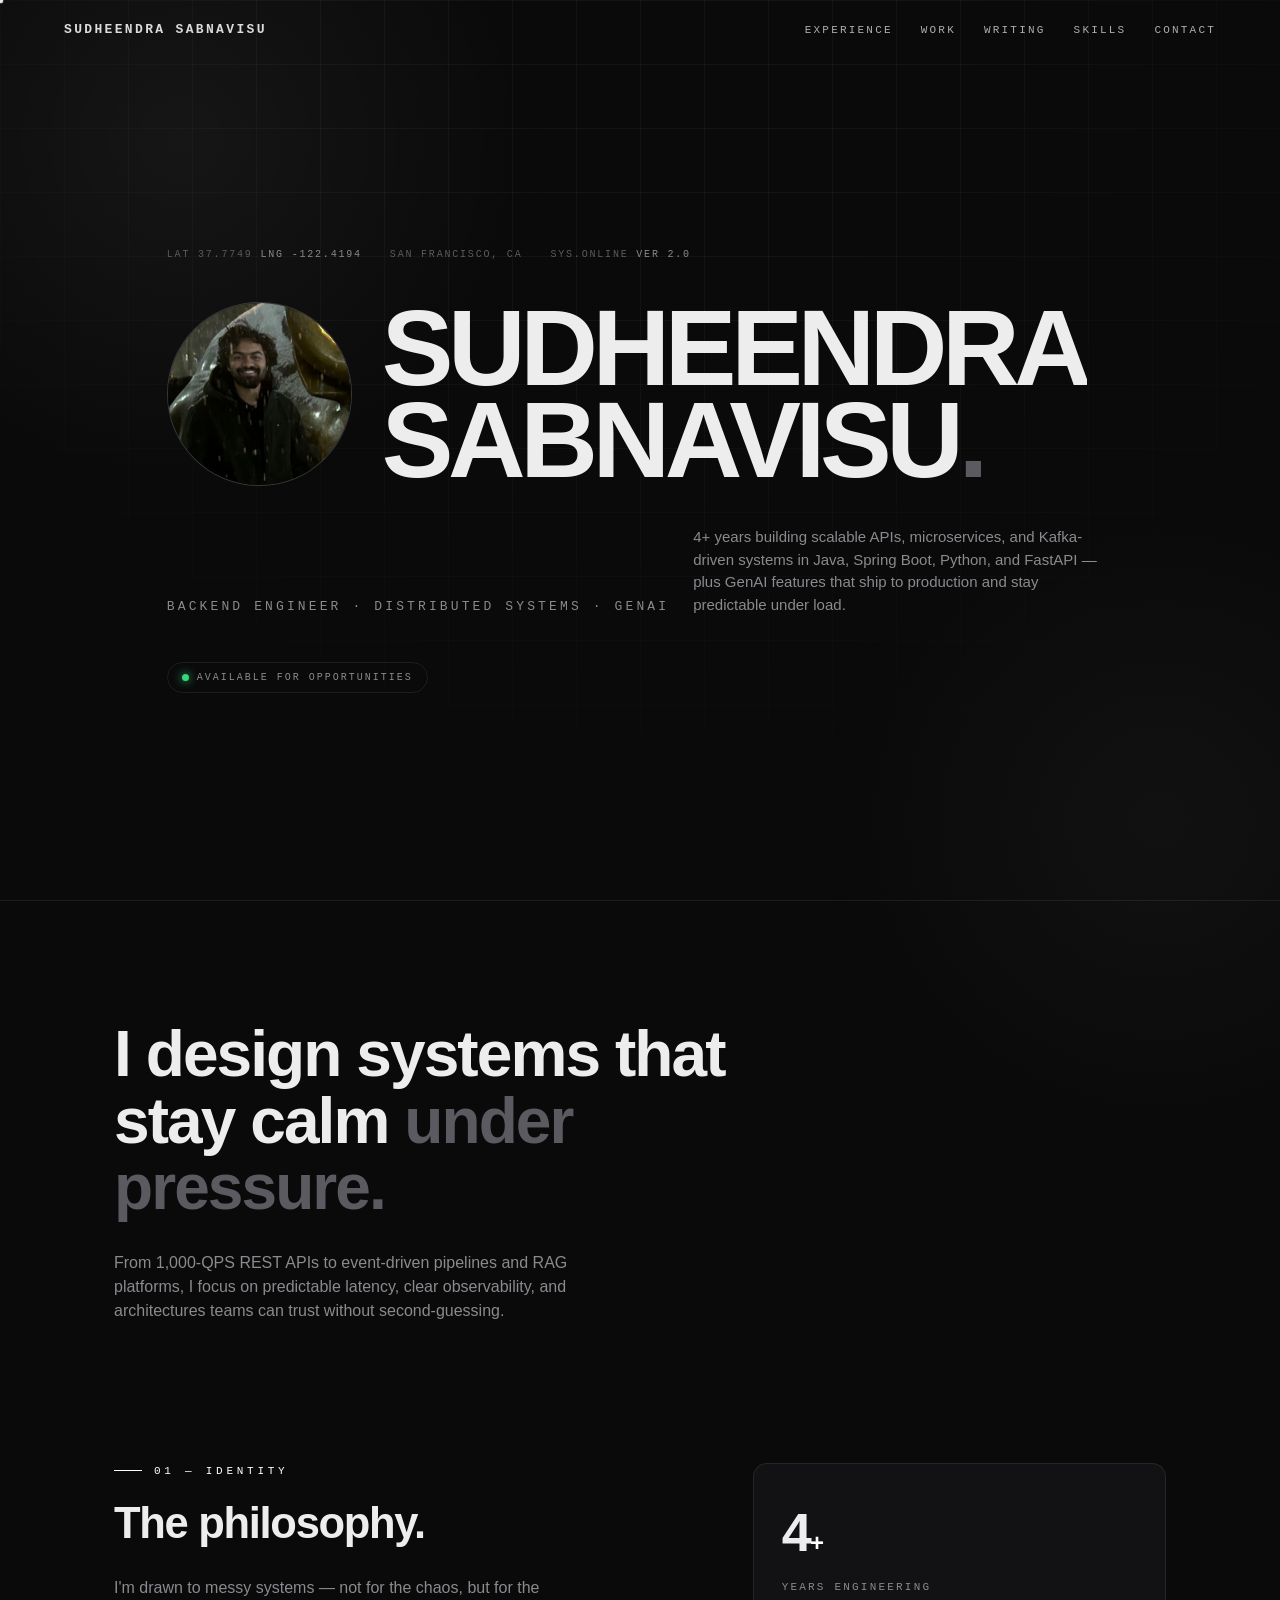
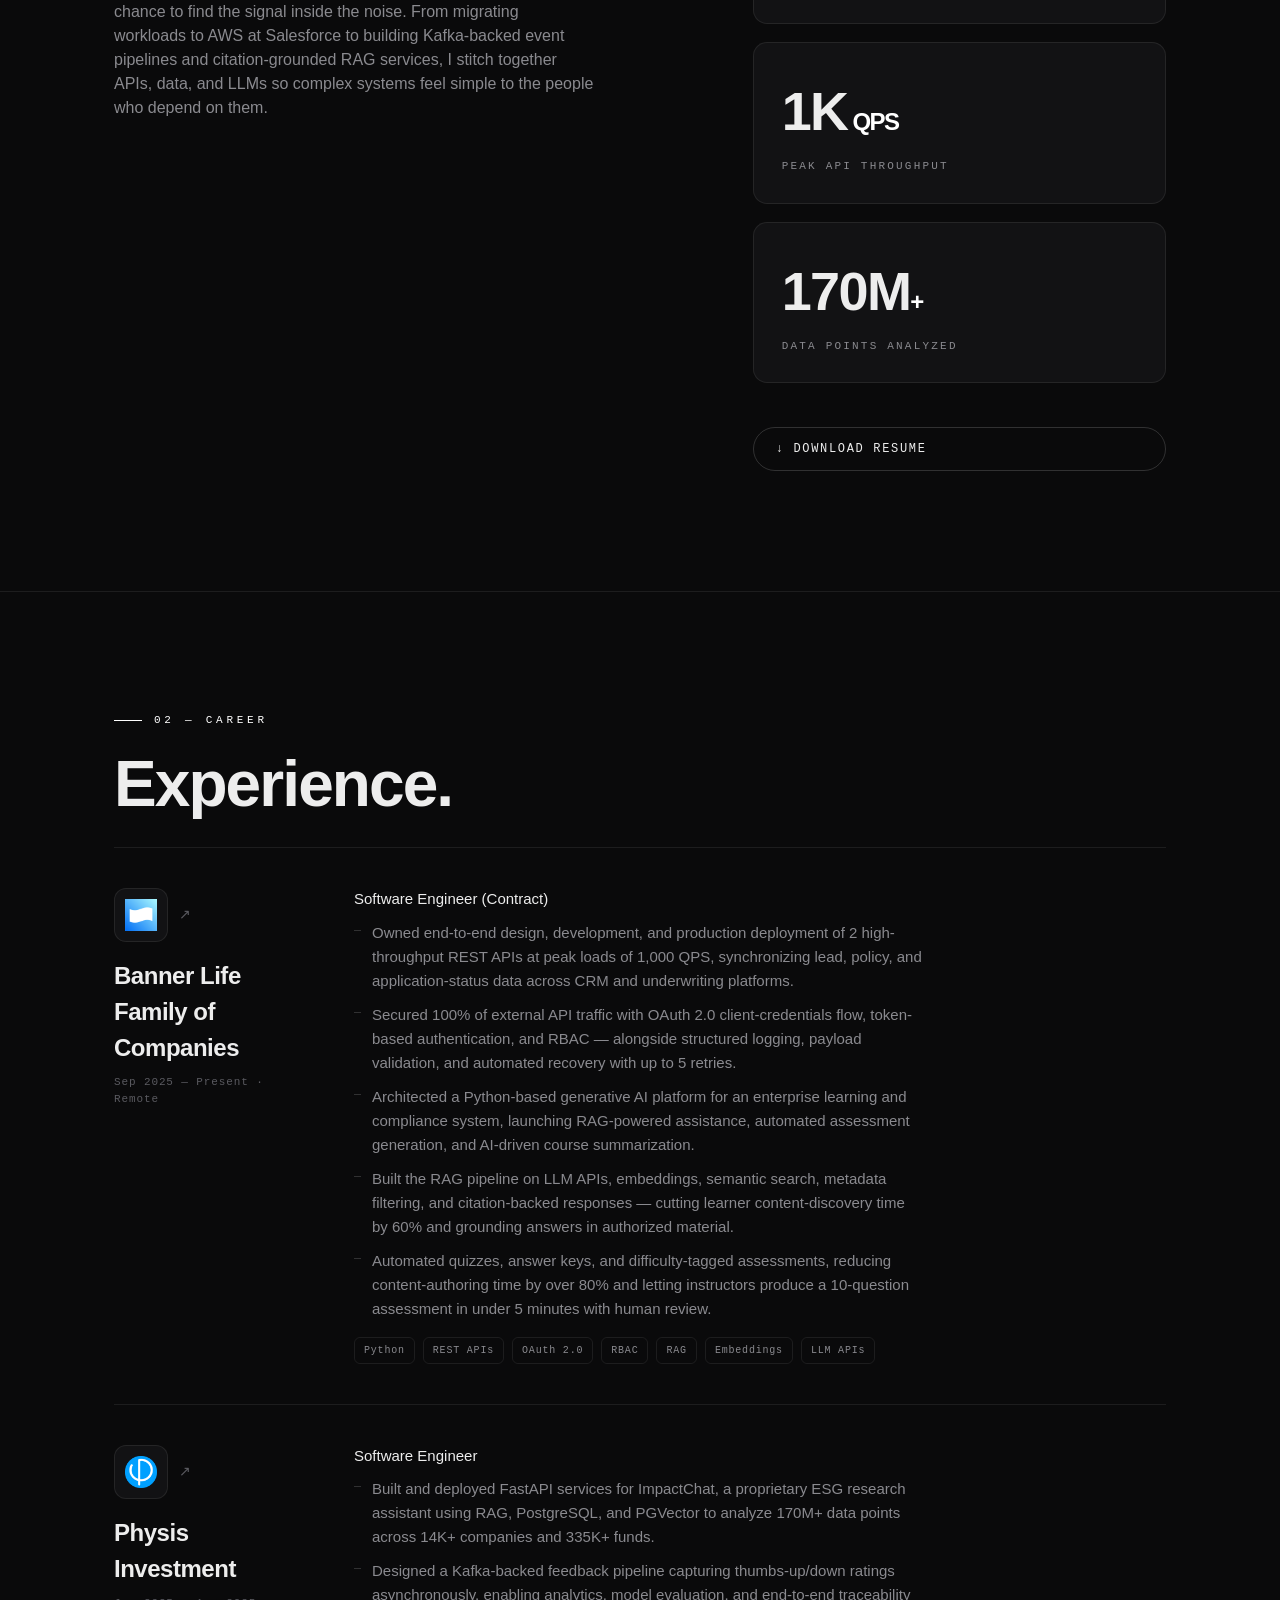
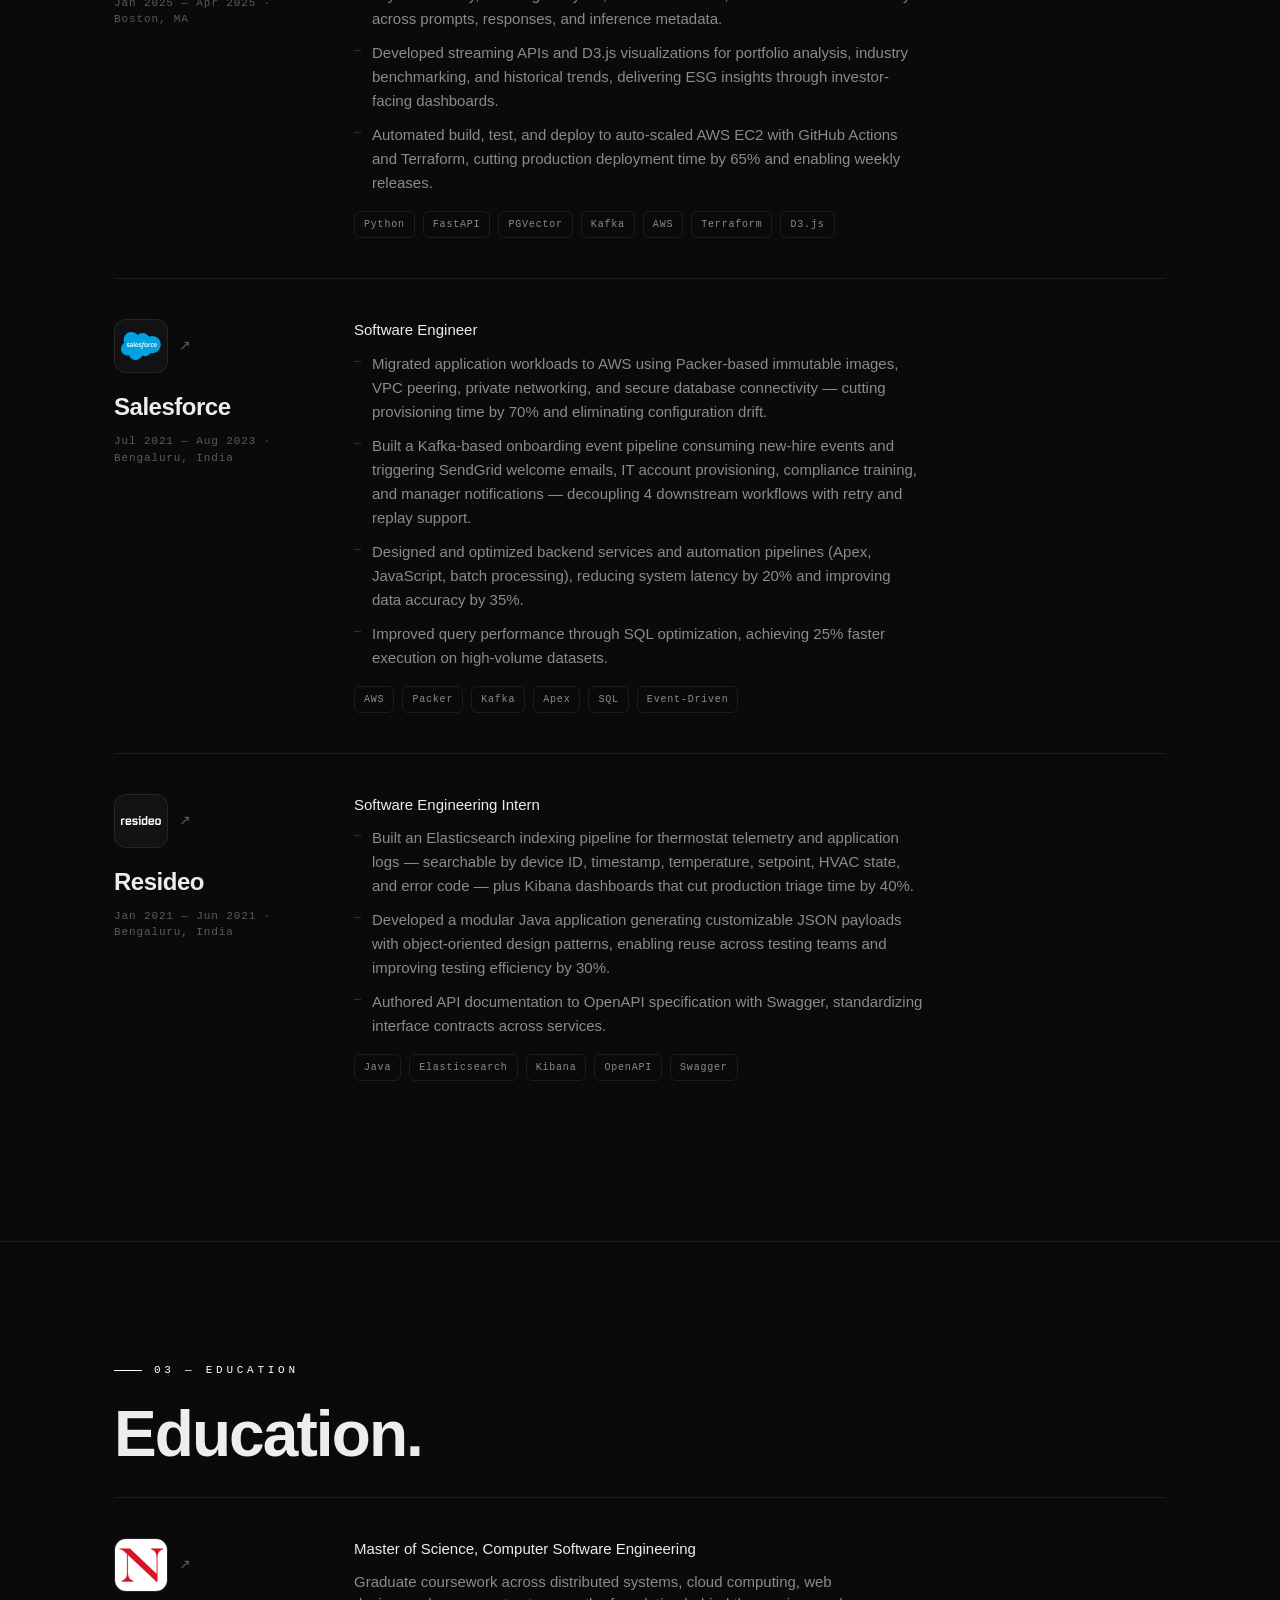
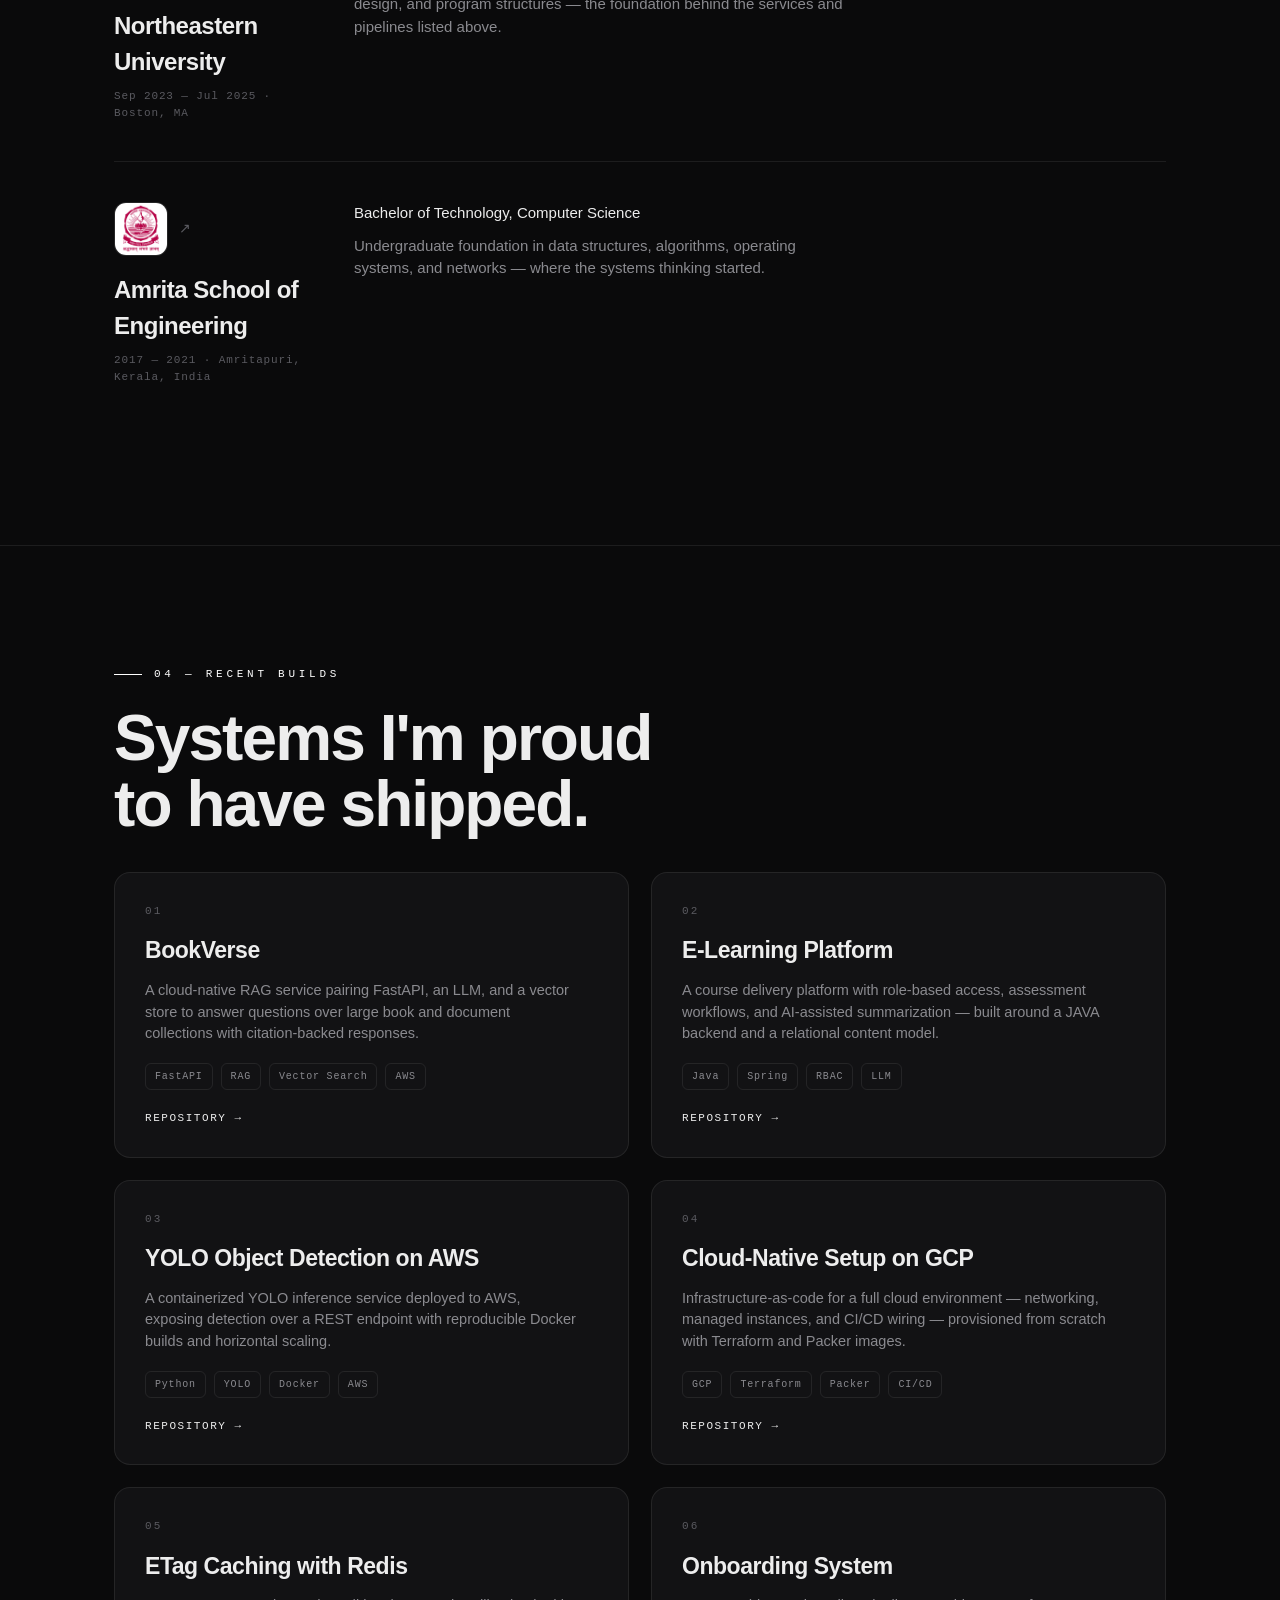
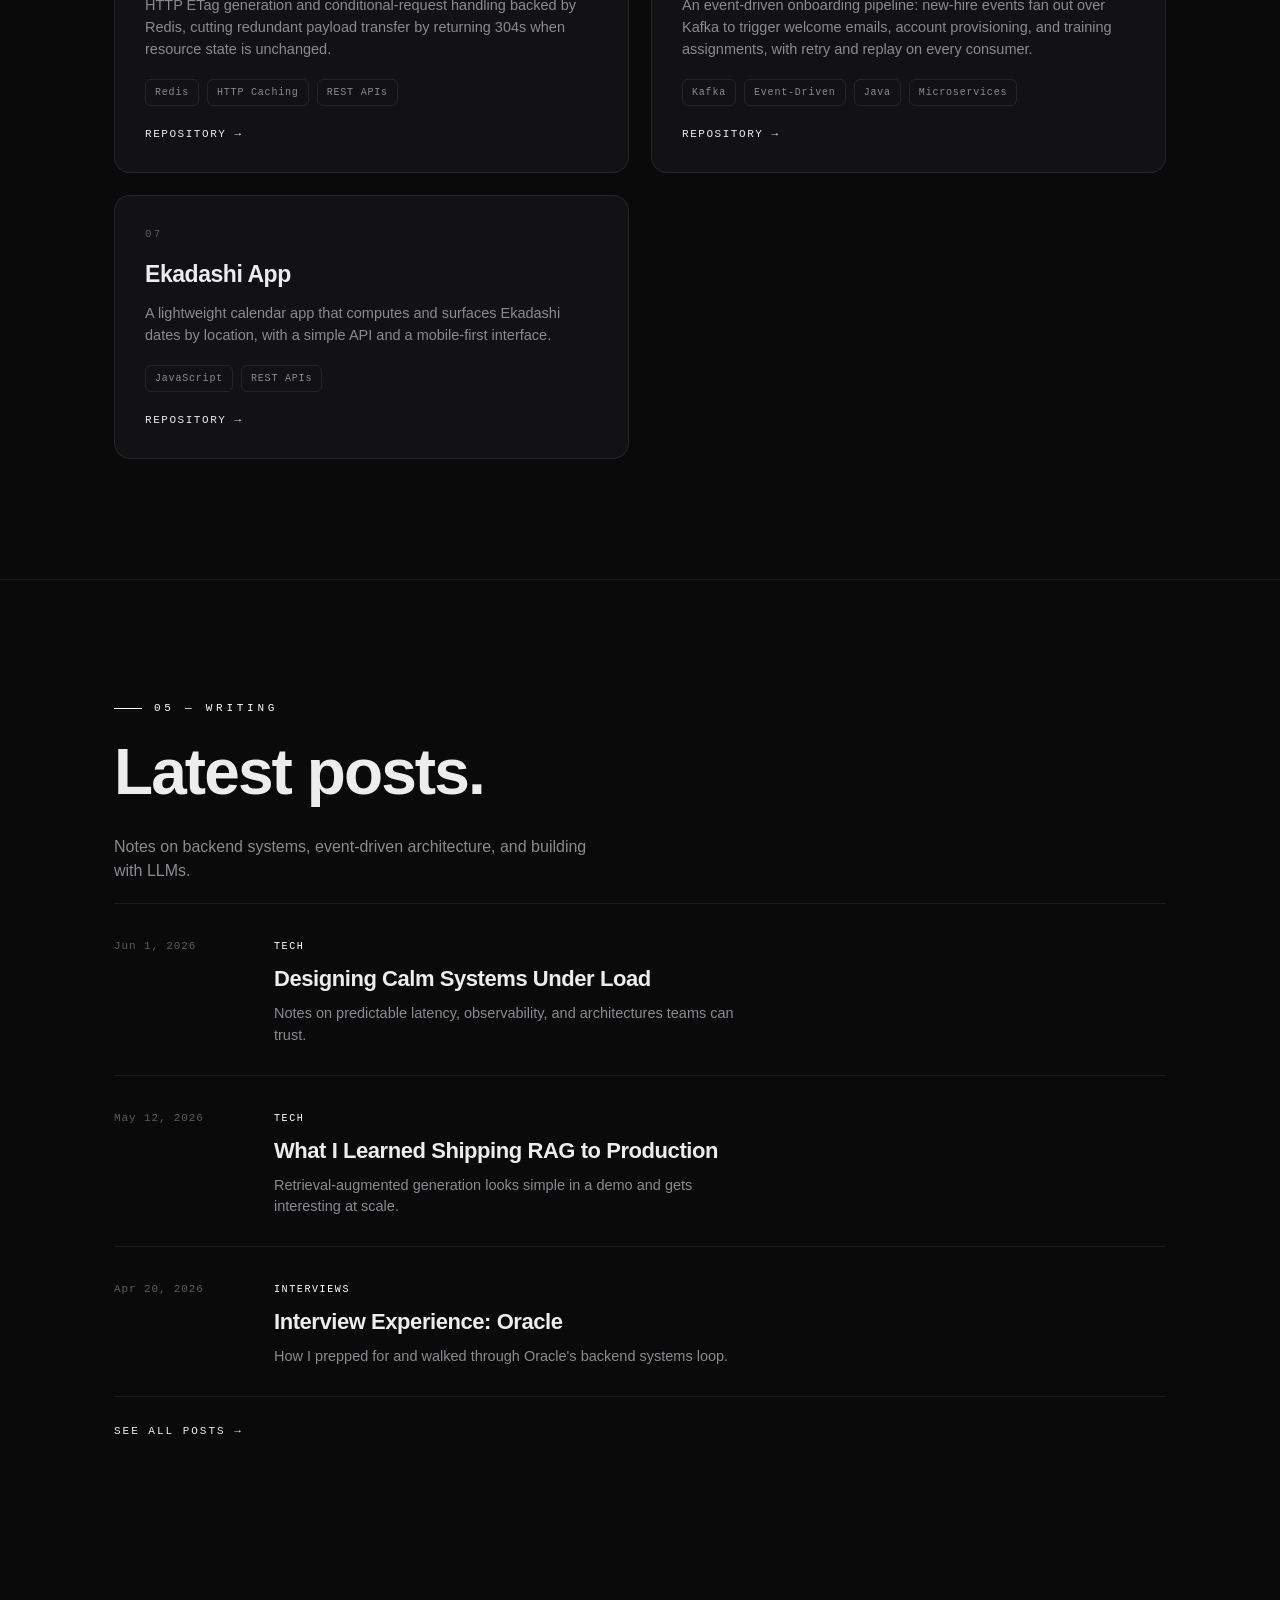
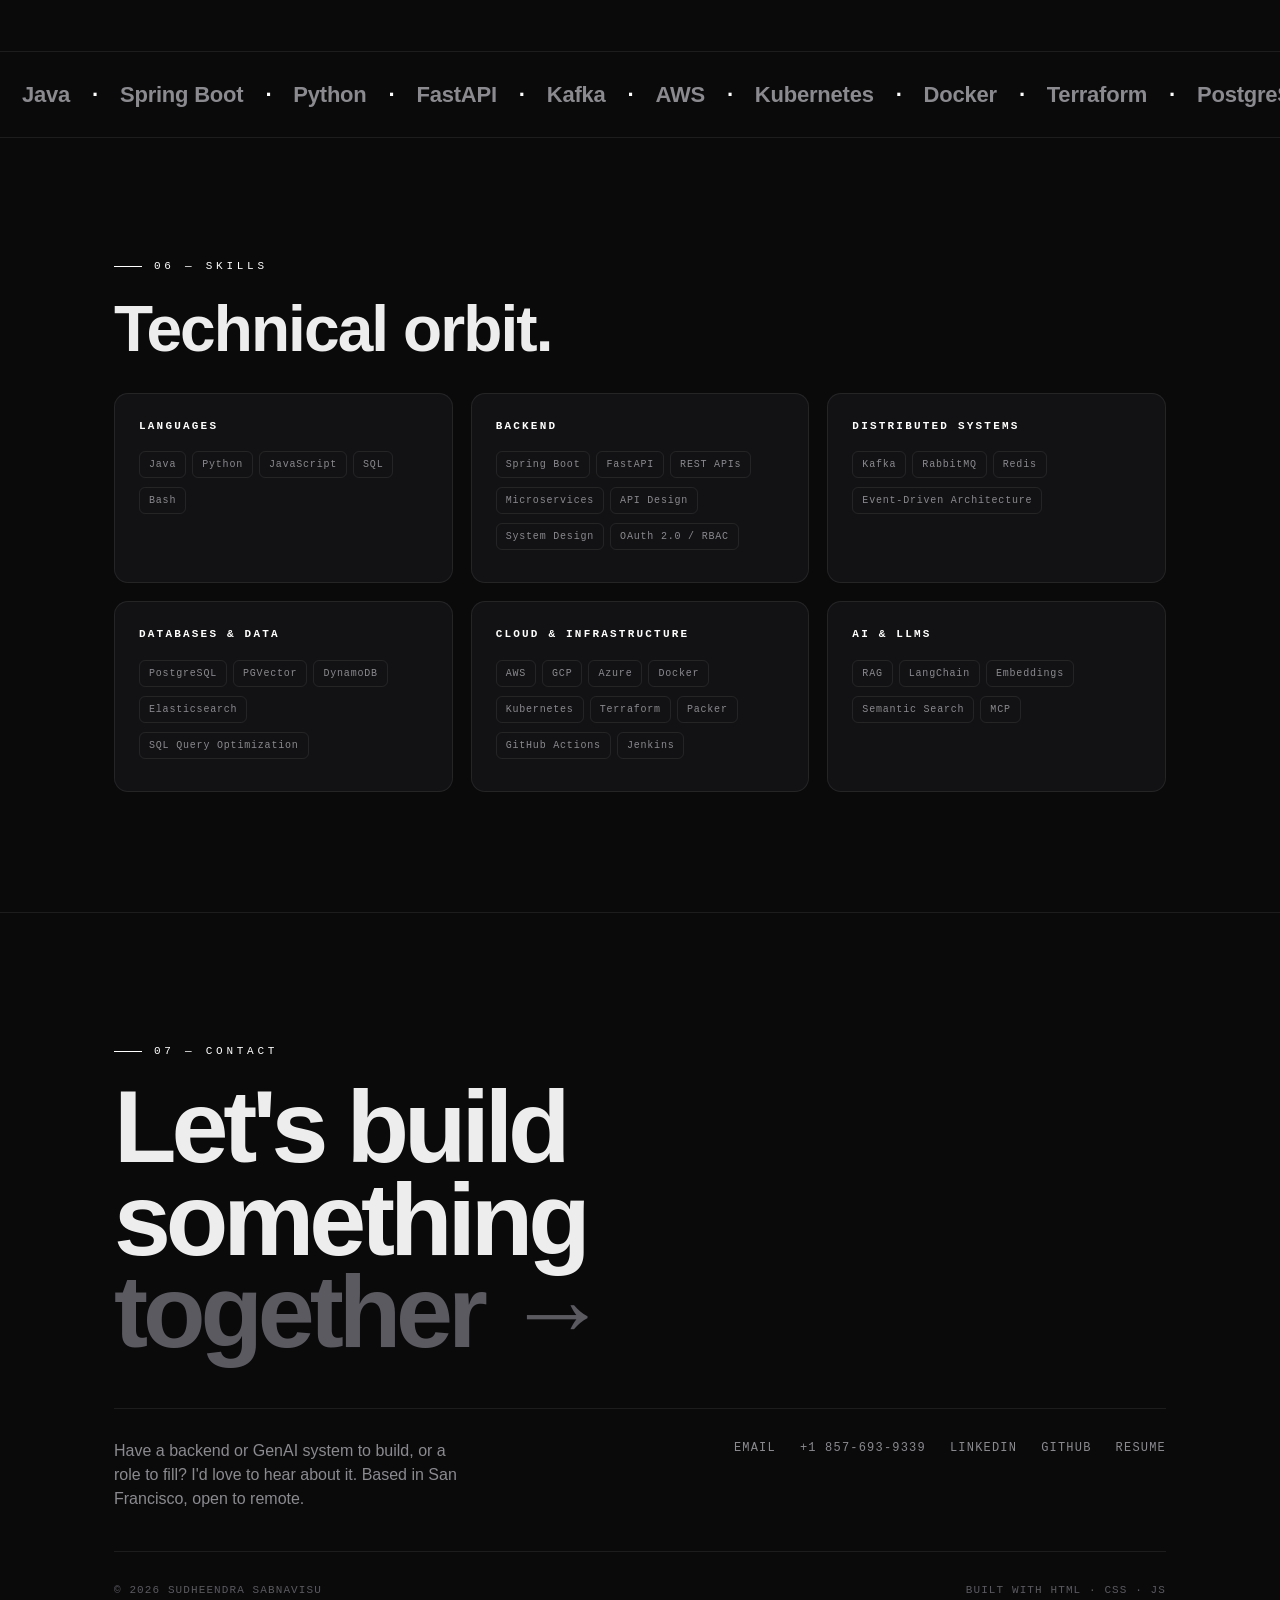
<file: index.html>
<!DOCTYPE html>
<html lang="en">

<head>
  <meta charset="UTF-8" />
  <meta name="viewport" content="width=device-width, initial-scale=1.0" />
  <title>Sudheendra Sabnavisu — Backend Software Engineer | Distributed Systems | GenAI</title>
  <meta name="description"
    content="Backend software engineer with 4+ years building scalable APIs, microservices, and event-driven systems in Java, Spring Boot, Python, and FastAPI — plus production GenAI features like RAG pipelines and vector search. MS in Computer Software Engineering, Northeastern University." />
  <link rel="stylesheet" href="styles.css" />
</head>

<body class="loading">

  <!-- Loader -->
  <div id="loader">
    <div class="loader-num"><span id="pct">0</span>%</div>
    <div class="loader-label">INITIALISING SYSTEMS</div>
    <div class="loader-bar"><span id="bar"></span></div>
  </div>

  <div class="bg-grid"></div>
  <div class="glow a"></div>
  <div class="glow b"></div>
  <div id="cursor"></div>

  <nav>
    <a class="brand" href="#hero">SUDHEENDRA SABNAVISU</a>
    <div class="nav-links">
      <a href="#experience">EXPERIENCE</a>
      <a href="#work">WORK</a>
      <a href="#writing">WRITING</a>
      <a href="#skills">SKILLS</a>
      <a href="#contact">CONTACT</a>
    </div>
    <button class="hamburger" id="hamburger" aria-label="Menu">
      <span></span><span></span><span></span>
    </button>
  </nav>

  <div class="mobile-nav" id="mobile-nav">
    <a href="#experience">EXPERIENCE</a>
    <a href="#work">WORK</a>
    <a href="#writing">WRITING</a>
    <a href="#skills">SKILLS</a>
    <a href="#contact">CONTACT</a>
  </div>

  <!-- HERO -->
  <section id="hero">
    <div class="wrap">
      <div class="hero-meta">
        <span>LAT 37.7749 <b>LNG -122.4194</b></span>
        <span>SAN FRANCISCO, CA</span>
        <span>SYS.ONLINE <b>VER 2.0</b></span>
      </div>
      <div class="hero-id">
        <div class="hero-photo">
          <img src="assets/hero-photo.jpg" alt="Sudheendra Sabnavisu" width="440" height="500" fetchpriority="high"
            decoding="async" />
        </div>
        <h1 class="hero-title">
          <span class="ln"><span>SUDHEENDRA</span></span>
          <span class="ln"><span>SABNAVISU<span class="dim">.</span></span></span>
        </h1>
      </div>
      <div class="hero-sub">
        <div class="hero-role">Backend Engineer · Distributed Systems · GenAI</div>
        <p class="hero-blurb">4+ years building scalable APIs, microservices, and Kafka-driven systems in Java, Spring
          Boot, Python, and FastAPI — plus GenAI features that ship to production and stay predictable under load.</p>
      </div>
      <div style="margin-top:46px"><span class="status-pill"><span class="dot"></span> AVAILABLE FOR
          OPPORTUNITIES</span></div>
    </div>
  </section>

  <!-- STATEMENT -->
  <section class="statement">
    <div class="wrap reveal">
      <h2>I design systems that stay calm <span class="mut">under pressure.</span></h2>
      <p>From 1,000-QPS REST APIs to event-driven pipelines and RAG platforms, I focus on predictable latency, clear
        observability, and architectures teams can trust without second-guessing.</p>
    </div>
  </section>

  <!-- PHILOSOPHY -->
  <section class="statement" id="about" style="border-top:none;padding-top:20px">
    <div class="wrap grid-2 reveal">
      <div>
        <div class="eyebrow">01 — Identity</div>
        <h2 style="font-size:clamp(26px,3.4vw,44px)">The philosophy.</h2>
        <p>I'm drawn to messy systems — not for the chaos, but for the chance to find the signal inside the noise. From
          migrating workloads to AWS at Salesforce to building Kafka-backed event pipelines and citation-grounded RAG
          services, I stitch together APIs, data, and LLMs so complex systems feel simple to the people who depend on
          them.</p>
      </div>
      <div style="display:flex;flex-direction:column;gap:18px">
        <div class="stat-card">
          <div class="stat-num">4<small>+</small></div>
          <div class="stat-label">Years Engineering</div>
        </div>
        <div class="stat-card">
          <div class="stat-num">1K<small> QPS</small></div>
          <div class="stat-label">Peak API Throughput</div>
        </div>
        <div class="stat-card">
          <div class="stat-num">170M<small>+</small></div>
          <div class="stat-label">Data Points Analyzed</div>
        </div>
        <a class="btn" href="Profile.pdf" download>↓ DOWNLOAD RESUME</a>
      </div>
    </div>
  </section>

  <!-- EXPERIENCE -->
  <section id="experience" class="statement">
    <div class="wrap">
      <div class="eyebrow reveal">02 — Career</div>
      <h2 class="reveal" style="margin-bottom:30px">Experience.</h2>

      <div class="exp-row reveal">
        <div>
          <a class="exp-id" href="https://www.bannerlife.com/" target="_blank" rel="noopener noreferrer">
            <div class="exp-logo-row">
              <div class="exp-logo" data-mark="BL">
                <img src="assets/logos/banner-life.png" alt="Banner Life Family of Companies logo" loading="lazy"
                  decoding="async" />
              </div>
              <span class="exp-ext" aria-hidden="true">↗</span>
            </div>
            <div class="exp-co">Banner Life Family of Companies</div>
          </a>
          <div class="exp-when">Sep 2025 — Present · Remote</div>
        </div>
        <div>
          <div class="exp-role">Software Engineer (Contract)</div>
          <ul class="exp-list">
            <li>Owned end-to-end design, development, and production deployment of 2 high-throughput REST APIs at peak
              loads of 1,000 QPS, synchronizing lead, policy, and application-status data across CRM and underwriting
              platforms.</li>
            <li>Secured 100% of external API traffic with OAuth 2.0 client-credentials flow, token-based authentication,
              and RBAC — alongside structured logging, payload validation, and automated recovery with up to 5 retries.
            </li>
            <li>Architected a Python-based generative AI platform for an enterprise learning and compliance system,
              launching RAG-powered assistance, automated assessment generation, and AI-driven course summarization.
            </li>
            <li>Built the RAG pipeline on LLM APIs, embeddings, semantic search, metadata filtering, and citation-backed
              responses — cutting learner content-discovery time by 60% and grounding answers in authorized material.
            </li>
            <li>Automated quizzes, answer keys, and difficulty-tagged assessments, reducing content-authoring time by
              over 80% and letting instructors produce a 10-question assessment in under 5 minutes with human review.
            </li>
          </ul>
          <div class="tags"><span class="tag">Python</span><span class="tag">REST APIs</span><span class="tag">OAuth
              2.0</span><span class="tag">RBAC</span><span class="tag">RAG</span><span
              class="tag">Embeddings</span><span class="tag">LLM APIs</span></div>
        </div>
      </div>

      <div class="exp-row reveal">
        <div>
          <a class="exp-id" href="https://physisinvestment.com/" target="_blank" rel="noopener noreferrer">
            <div class="exp-logo-row">
              <div class="exp-logo" data-mark="PI">
                <img src="assets/logos/physis-investment.png" alt="Physis Investment logo" loading="lazy"
                  decoding="async" />
              </div>
              <span class="exp-ext" aria-hidden="true">↗</span>
            </div>
            <div class="exp-co">Physis Investment</div>
          </a>
          <div class="exp-when">Jan 2025 — Apr 2025 · Boston, MA</div>
        </div>
        <div>
          <div class="exp-role">Software Engineer</div>
          <ul class="exp-list">
            <li>Built and deployed FastAPI services for ImpactChat, a proprietary ESG research assistant using RAG,
              PostgreSQL, and PGVector to analyze 170M+ data points across 14K+ companies and 335K+ funds.</li>
            <li>Designed a Kafka-backed feedback pipeline capturing thumbs-up/down ratings asynchronously, enabling
              analytics, model evaluation, and end-to-end traceability across prompts, responses, and inference
              metadata.
            </li>
            <li>Developed streaming APIs and D3.js visualizations for portfolio analysis, industry benchmarking, and
              historical trends, delivering ESG insights through investor-facing dashboards.</li>
            <li>Automated build, test, and deploy to auto-scaled AWS EC2 with GitHub Actions and Terraform, cutting
              production deployment time by 65% and enabling weekly releases.</li>
          </ul>
          <div class="tags"><span class="tag">Python</span><span class="tag">FastAPI</span><span
              class="tag">PGVector</span><span class="tag">Kafka</span><span class="tag">AWS</span><span
              class="tag">Terraform</span><span class="tag">D3.js</span></div>
        </div>
      </div>

      <div class="exp-row reveal">
        <div>
          <a class="exp-id" href="https://www.salesforce.com/" target="_blank" rel="noopener noreferrer">
            <div class="exp-logo-row">
              <div class="exp-logo wide" data-mark="SF">
                <img src="assets/logos/salesforce.svg" alt="Salesforce logo" loading="lazy" decoding="async" />
              </div>
              <span class="exp-ext" aria-hidden="true">↗</span>
            </div>
            <div class="exp-co">Salesforce</div>
          </a>
          <div class="exp-when">Jul 2021 — Aug 2023 · Bengaluru, India</div>
        </div>
        <div>
          <div class="exp-role">Software Engineer</div>
          <ul class="exp-list">
            <li>Migrated application workloads to AWS using Packer-based immutable images, VPC peering, private
              networking, and secure database connectivity — cutting provisioning time by 70% and eliminating
              configuration drift.</li>
            <li>Built a Kafka-based onboarding event pipeline consuming new-hire events and triggering SendGrid welcome
              emails, IT account provisioning, compliance training, and manager notifications — decoupling 4 downstream
              workflows with retry and replay support.</li>
            <li>Designed and optimized backend services and automation pipelines (Apex, JavaScript, batch processing),
              reducing system latency by 20% and improving data accuracy by 35%.</li>
            <li>Improved query performance through SQL optimization, achieving 25% faster execution on high-volume
              datasets.</li>
          </ul>
          <div class="tags"><span class="tag">AWS</span><span class="tag">Packer</span><span
              class="tag">Kafka</span><span class="tag">Apex</span><span class="tag">SQL</span><span
              class="tag">Event-Driven</span></div>
        </div>
      </div>

      <div class="exp-row reveal">
        <div>
          <a class="exp-id" href="https://www.resideo.com/" target="_blank" rel="noopener noreferrer">
            <div class="exp-logo-row">
              <div class="exp-logo wide" data-mark="RS">
                <img src="assets/logos/resideo.svg" alt="Resideo logo" loading="lazy" decoding="async" />
              </div>
              <span class="exp-ext" aria-hidden="true">↗</span>
            </div>
            <div class="exp-co">Resideo</div>
          </a>
          <div class="exp-when">Jan 2021 — Jun 2021 · Bengaluru, India</div>
        </div>
        <div>
          <div class="exp-role">Software Engineering Intern</div>
          <ul class="exp-list">
            <li>Built an Elasticsearch indexing pipeline for thermostat telemetry and application logs — searchable by
              device ID, timestamp, temperature, setpoint, HVAC state, and error code — plus Kibana dashboards that cut
              production triage time by 40%.</li>
            <li>Developed a modular Java application generating customizable JSON payloads with object-oriented design
              patterns, enabling reuse across testing teams and improving testing efficiency by 30%.</li>
            <li>Authored API documentation to OpenAPI specification with Swagger, standardizing interface contracts
              across services.</li>
          </ul>
          <div class="tags"><span class="tag">Java</span><span class="tag">Elasticsearch</span><span
              class="tag">Kibana</span><span class="tag">OpenAPI</span><span class="tag">Swagger</span></div>
        </div>
      </div>
    </div>
  </section>

  <!-- EDUCATION -->
  <section id="education" class="statement">
    <div class="wrap">
      <div class="eyebrow reveal">03 — Education</div>
      <h2 class="reveal" style="margin-bottom:30px">Education.</h2>
      <div class="exp-row reveal">
        <div>
          <a class="exp-id" href="https://www.northeastern.edu/" target="_blank" rel="noopener noreferrer">
            <div class="exp-logo-row">
              <div class="exp-logo fill" data-mark="NU">
                <img src="assets/logos/northeastern.png" alt="Northeastern University logo" loading="lazy"
                  decoding="async" />
              </div>
              <span class="exp-ext" aria-hidden="true">↗</span>
            </div>
            <div class="exp-co">Northeastern University</div>
          </a>
          <div class="exp-when">Sep 2023 — Jul 2025 · Boston, MA</div>
        </div>
        <div>
          <div class="exp-role">Master of Science, Computer Software Engineering</div>
          <div class="exp-desc">Graduate coursework across distributed systems, cloud computing, web design, and program
            structures — the foundation behind the services and pipelines listed above.</div>
        </div>
      </div>

      <div class="exp-row reveal">
        <div>
          <a class="exp-id" href="https://www.amrita.edu/campus/amritapuri/" target="_blank" rel="noopener noreferrer">
            <div class="exp-logo-row">
              <div class="exp-logo fill" data-mark="AM">
                <img src="assets/logos/amrita.jpg" alt="Amrita Vishwa Vidyapeetham logo" loading="lazy"
                  decoding="async" />
              </div>
              <span class="exp-ext" aria-hidden="true">↗</span>
            </div>
            <div class="exp-co">Amrita School of Engineering</div>
          </a>
          <div class="exp-when">2017 — 2021 · Amritapuri, Kerala, India</div>
        </div>
        <div>
          <div class="exp-role">Bachelor of Technology, Computer Science</div>
          <div class="exp-desc">Undergraduate foundation in data structures, algorithms, operating systems, and
            networks — where the systems thinking started.</div>
        </div>
      </div>
    </div>
  </section>

  <!-- PROJECTS -->
  <section id="work" class="statement">
    <div class="wrap">
      <div class="eyebrow reveal">04 — Recent Builds</div>
      <h2 class="reveal" style="margin-bottom:34px">Systems I'm proud<br>to have shipped.</h2>
      <div class="proj-grid">
        <article class="proj reveal">
          <div class="proj-no">01</div>
          <h3>BookVerse</h3>
          <p>A cloud-native RAG service pairing FastAPI, an LLM, and a vector store to answer questions over large book
            and document collections with citation-backed responses.</p>
          <div class="tags"><span class="tag">FastAPI</span><span class="tag">RAG</span><span class="tag">Vector
              Search</span><span class="tag">AWS</span></div>
          <div class="proj-links">
            <a class="proj-link" href="https://github.com/sudheendra21/Bookverse" target="_blank"
              rel="noopener">REPOSITORY →</a>
          </div>
        </article>
        <article class="proj reveal">
          <div class="proj-no">02</div>
          <h3>E-Learning Platform</h3>
          <p>A course delivery platform with role-based access, assessment workflows, and AI-assisted summarization —
            built around a JAVA backend and a relational content model.</p>
          <div class="tags"><span class="tag">Java</span><span class="tag">Spring</span><span
              class="tag">RBAC</span><span class="tag">LLM</span></div>
          <div class="proj-links">
            <a class="proj-link" href="https://github.com/sudheendra21/Enterprise-Software-Design" target="_blank"
              rel="noopener">REPOSITORY →</a>
          </div>
        </article>
        <article class="proj reveal">
          <div class="proj-no">03</div>
          <h3>YOLO Object Detection on AWS</h3>
          <p>A containerized YOLO inference service deployed to AWS, exposing detection over a REST endpoint with
            reproducible Docker builds and horizontal scaling.</p>
          <div class="tags"><span class="tag">Python</span><span class="tag">YOLO</span><span
              class="tag">Docker</span><span class="tag">AWS</span></div>
          <div class="proj-links">
            <a class="proj-link" href="https://github.com/sudheendra21/MLOps" target="_blank" rel="noopener">REPOSITORY
              →</a>
          </div>
        </article>
        <article class="proj reveal">
          <div class="proj-no">04</div>
          <h3>Cloud-Native Setup on GCP</h3>
          <p>Infrastructure-as-code for a full cloud environment — networking, managed instances, and CI/CD wiring —
            provisioned from scratch with Terraform and Packer images.</p>
          <div class="tags"><span class="tag">GCP</span><span class="tag">Terraform</span><span
              class="tag">Packer</span><span class="tag">CI/CD</span></div>
          <div class="proj-links">
            <a class="proj-link" href="https://github.com/sudheendra21/webapp" target="_blank" rel="noopener">REPOSITORY
              →</a>
          </div>
        </article>
        <article class="proj reveal">
          <div class="proj-no">05</div>
          <h3>ETag Caching with Redis</h3>
          <p>HTTP ETag generation and conditional-request handling backed by Redis, cutting redundant payload transfer
            by returning 304s when resource state is unchanged.</p>
          <div class="tags"><span class="tag">Redis</span><span class="tag">HTTP Caching</span><span class="tag">REST
              APIs</span></div>
          <div class="proj-links">
            <a class="proj-link" href="https://github.com/sudheendra21/BigData" target="_blank"
              rel="noopener">REPOSITORY →</a>
          </div>
        </article>
        <article class="proj reveal">
          <div class="proj-no">06</div>
          <h3>Onboarding System</h3>
          <p>An event-driven onboarding pipeline: new-hire events fan out over Kafka to trigger welcome emails, account
            provisioning, and training assignments, with retry and replay on every consumer.</p>
          <div class="tags"><span class="tag">Kafka</span><span class="tag">Event-Driven</span><span
              class="tag">Java</span><span class="tag">Microservices</span></div>
          <div class="proj-links">
            <a class="proj-link" href="https://github.com/sudheendra21/NotificationSystem" target="_blank"
              rel="noopener">REPOSITORY →</a>
          </div>
        </article>
        <article class="proj reveal">
          <div class="proj-no">07</div>
          <h3>Ekadashi App</h3>
          <p>A lightweight calendar app that computes and surfaces Ekadashi dates by location, with a simple API and a
            mobile-first interface.</p>
          <div class="tags"><span class="tag">JavaScript</span><span class="tag">REST APIs</span></div>
          <div class="proj-links">
            <a class="proj-link" href="https://github.com/sudheendra21/EkadashiApp" target="_blank"
              rel="noopener">REPOSITORY →</a>
          </div>
        </article>
      </div>
    </div>
  </section>

  <!-- WRITING / BLOG TEASER -->
  <section id="writing" class="statement">
    <div class="wrap">
      <div class="eyebrow reveal">05 — Writing</div>
      <h2 class="reveal" style="margin-bottom:14px">Latest posts.</h2>
      <p class="reveal" style="margin-bottom:20px">Notes on backend systems, event-driven architecture, and building
        with LLMs.</p>
      <div class="post-list reveal" id="home-posts"></div>
      <a class="see-all" href="blog.html">SEE ALL POSTS →</a>
    </div>
  </section>

  <!-- MARQUEE -->
  <div class="marquee">
    <div class="marquee-track">
      <span>Java</span><i>·</i><span>Spring
        Boot</span><i>·</i><span>Python</span><i>·</i><span>FastAPI</span><i>·</i><span>Kafka</span><i>·</i><span>AWS</span><i>·</i><span>Kubernetes</span><i>·</i><span>Docker</span><i>·</i><span>Terraform</span><i>·</i><span>PostgreSQL</span><i>·</i><span>PGVector</span><i>·</i><span>Redis</span><i>·</i><span>Elasticsearch</span><i>·</i><span>RAG</span><i>·</i><span>LangChain</span><i>·</i><span>Microservices</span><i>·</i><span>REST
        APIs</span><i>·</i>
      <span>Java</span><i>·</i><span>Spring
        Boot</span><i>·</i><span>Python</span><i>·</i><span>FastAPI</span><i>·</i><span>Kafka</span><i>·</i><span>AWS</span><i>·</i><span>Kubernetes</span><i>·</i><span>Docker</span><i>·</i><span>Terraform</span><i>·</i><span>PostgreSQL</span><i>·</i><span>PGVector</span><i>·</i><span>Redis</span><i>·</i><span>Elasticsearch</span><i>·</i><span>RAG</span><i>·</i><span>LangChain</span><i>·</i><span>Microservices</span><i>·</i><span>REST
        APIs</span><i>·</i>
    </div>
  </div>

  <!-- SKILLS -->
  <section id="skills" class="statement" style="border-top:none">
    <div class="wrap">
      <div class="eyebrow reveal">06 — Skills</div>
      <h2 class="reveal" style="margin-bottom:30px">Technical orbit.</h2>
      <div class="skill-grid">
        <div class="skill-card reveal">
          <h4>Languages</h4>
          <span class="tag">Java</span><span class="tag">Python</span><span class="tag">JavaScript</span><span
            class="tag">SQL</span><span class="tag">Bash</span>
        </div>
        <div class="skill-card reveal">
          <h4>Backend</h4>
          <span class="tag">Spring Boot</span><span class="tag">FastAPI</span><span class="tag">REST APIs</span><span
            class="tag">Microservices</span><span class="tag">API Design</span><span class="tag">System
            Design</span><span class="tag">OAuth 2.0 / RBAC</span>
        </div>
        <div class="skill-card reveal">
          <h4>Distributed Systems</h4>
          <span class="tag">Kafka</span><span class="tag">RabbitMQ</span><span class="tag">Redis</span><span
            class="tag">Event-Driven Architecture</span>
        </div>
        <div class="skill-card reveal">
          <h4>Databases & Data</h4>
          <span class="tag">PostgreSQL</span><span class="tag">PGVector</span><span class="tag">DynamoDB</span><span
            class="tag">Elasticsearch</span><span class="tag">SQL Query Optimization</span>
        </div>
        <div class="skill-card reveal">
          <h4>Cloud & Infrastructure</h4>
          <span class="tag">AWS</span><span class="tag">GCP</span><span class="tag">Azure</span><span
            class="tag">Docker</span><span class="tag">Kubernetes</span><span class="tag">Terraform</span><span
            class="tag">Packer</span><span class="tag">GitHub Actions</span><span class="tag">Jenkins</span>
        </div>
        <div class="skill-card reveal">
          <h4>AI & LLMs</h4>
          <span class="tag">RAG</span><span class="tag">LangChain</span><span class="tag">Embeddings</span><span
            class="tag">Semantic Search</span><span class="tag">MCP</span>
        </div>
      </div>
    </div>
  </section>

  <!-- CONTACT -->
  <section id="contact">
    <div class="wrap">
      <div class="eyebrow reveal">07 — Contact</div>
      <h2 class="contact-h reveal">Let's build<br>something<br><a href="mailto:sudheendra2108@gmail.com">together
          →</a></h2>
      <div class="contact-row reveal">
        <p style="color:var(--muted);max-width:40ch">Have a backend or GenAI system to build, or a role to fill? I'd
          love to hear about it. Based in San Francisco, open to remote.</p>
        <div class="contact-links">
          <a href="mailto:sudheendra2108@gmail.com">EMAIL</a>
          <a href="tel:+18576939339">+1 857-693-9339</a>
          <a href="https://www.linkedin.com/in/sudheendra21" target="_blank" rel="noopener">LINKEDIN</a>
          <a href="https://github.com/sudheendra21" target="_blank" rel="noopener">GITHUB</a>
          <a href="Profile.pdf" download>RESUME</a>
        </div>
      </div>
      <footer>
        <span>© 2026 SUDHEENDRA SABNAVISU</span>
        <span>BUILT WITH HTML · CSS · JS</span>
      </footer>
    </div>
  </section>

  <script src="posts.js"></script>
  <script>
    // ---- Loader ----
    // The bar tracks elapsed time against a hard cap rather than inventing random
    // progress, and it hands the page over the moment the page is actually ready.
    // MIN keeps the animation readable; MAX is the longest it may ever hold content back.
    (function () {
      var pct = document.getElementById('pct'), bar = document.getElementById('bar'),
        loader = document.getElementById('loader'), done = false, loaded = false;
      var MIN = 350, MAX = 900, start = performance.now();

      function reveal() {
        if (done) return;
        done = true; clearInterval(t);
        pct.textContent = '100'; bar.style.width = '100%';
        loader.classList.add('done');
        document.body.classList.remove('loading');
        document.body.classList.add('ready');
      }

      var t = setInterval(function () {
        var e = performance.now() - start;
        var n = Math.min(100, e / MAX * 100);
        pct.textContent = Math.floor(n); bar.style.width = n + '%';
        if ((loaded && e >= MIN) || e >= MAX) reveal();
      }, 50);

      function onLoad() { loaded = true; }
      if (document.readyState === 'complete') onLoad();
      else window.addEventListener('load', onLoad);
    })();

    // ---- Latest posts on homepage ----
    (function () {
      function fmt(d) { var p = d.split('-'); var m = ["Jan", "Feb", "Mar", "Apr", "May", "Jun", "Jul", "Aug", "Sep", "Oct", "Nov", "Dec"]; return m[parseInt(p[1], 10) - 1] + " " + parseInt(p[2], 10) + ", " + p[0]; }
      var posts = (window.POSTS || []).slice().sort(function (a, b) { return a.date < b.date ? 1 : -1; }).slice(0, 3);
      var c = document.getElementById('home-posts');
      if (!c) return;
      if (!posts.length) { c.innerHTML = '<div class="empty">No posts yet. Add one in posts.js.</div>'; return; }
      posts.forEach(function (p) {
        var a = document.createElement('a');
        a.className = 'post-item';
        a.href = 'post.html?id=' + encodeURIComponent(p.slug);
        a.innerHTML = '<div class="post-date">' + fmt(p.date) + '</div>' +
          '<div class="post-info">' + (p.category ? '<span class="post-cat">' + p.category + '</span>' : '') +
          '<h3>' + p.title + '</h3><p>' + (p.summary || '') + '</p></div>' +
          '<div class="post-arrow">READ →</div>';
        c.appendChild(a);
      });
    })();

    // ---- Logo fallback: swap in the monogram if a logo file is missing ----
    (function () {
      function fail(img) { img.parentNode.classList.add('no-logo'); img.remove(); }
      document.querySelectorAll('.exp-logo img').forEach(function (img) {
        img.addEventListener('error', function () { fail(img); });
        if (img.complete && img.naturalWidth === 0) fail(img);
      });
    })();

    // ---- Scroll reveal ----
    var io = new IntersectionObserver(function (es) {
      es.forEach(function (e) { if (e.isIntersecting) { e.target.classList.add('in'); io.unobserve(e.target); } });
    }, { threshold: .12 });
    document.querySelectorAll('.reveal').forEach(function (el) { io.observe(el); });

    // ---- Pause the marquee while it is off-screen ----
    // It is a ~4600px-wide composited layer animating on an infinite loop; leaving it
    // running while scrolled past keeps the GPU awake for something nobody can see.
    (function () {
      var track = document.querySelector('.marquee-track');
      if (!track) return;
      new IntersectionObserver(function (es) {
        track.classList.toggle('paused', !es[0].isIntersecting);
      }).observe(track.parentNode);
    })();

    // ---- Cursor ----
    var cur = document.getElementById('cursor');
    window.addEventListener('mousemove', function (e) { cur.style.left = e.clientX + 'px'; cur.style.top = e.clientY + 'px'; });
    function bindCursor() {
      document.querySelectorAll('a,.proj,.btn').forEach(function (el) {
        if (el.__c) return; el.__c = 1;
        el.addEventListener('mouseenter', function () { cur.style.transform = 'translate(-50%,-50%) scale(3.2)'; cur.style.opacity = '.5'; });
        el.addEventListener('mouseleave', function () { cur.style.transform = 'translate(-50%,-50%) scale(1)'; cur.style.opacity = '1'; });
      });
    }
    bindCursor(); setTimeout(bindCursor, 200);

    // ---- Hamburger menu ----
    (function () {
      var btn = document.getElementById('hamburger');
      var nav = document.getElementById('mobile-nav');
      if (!btn || !nav) return;
      btn.addEventListener('click', function () {
        btn.classList.toggle('open');
        nav.classList.toggle('open');
        document.body.style.overflow = nav.classList.contains('open') ? 'hidden' : '';
      });
      nav.querySelectorAll('a').forEach(function (a) {
        a.addEventListener('click', function () {
          btn.classList.remove('open');
          nav.classList.remove('open');
          document.body.style.overflow = '';
        });
      });
    })();

    // ---- Project spotlight ----
    document.querySelectorAll('.proj').forEach(function (p) {
      p.addEventListener('mousemove', function (e) {
        var r = p.getBoundingClientRect();
        p.style.setProperty('--mx', (e.clientX - r.left) + 'px');
        p.style.setProperty('--my', (e.clientY - r.top) + 'px');
      });
    });
  </script>
</body>

</html>
</file>
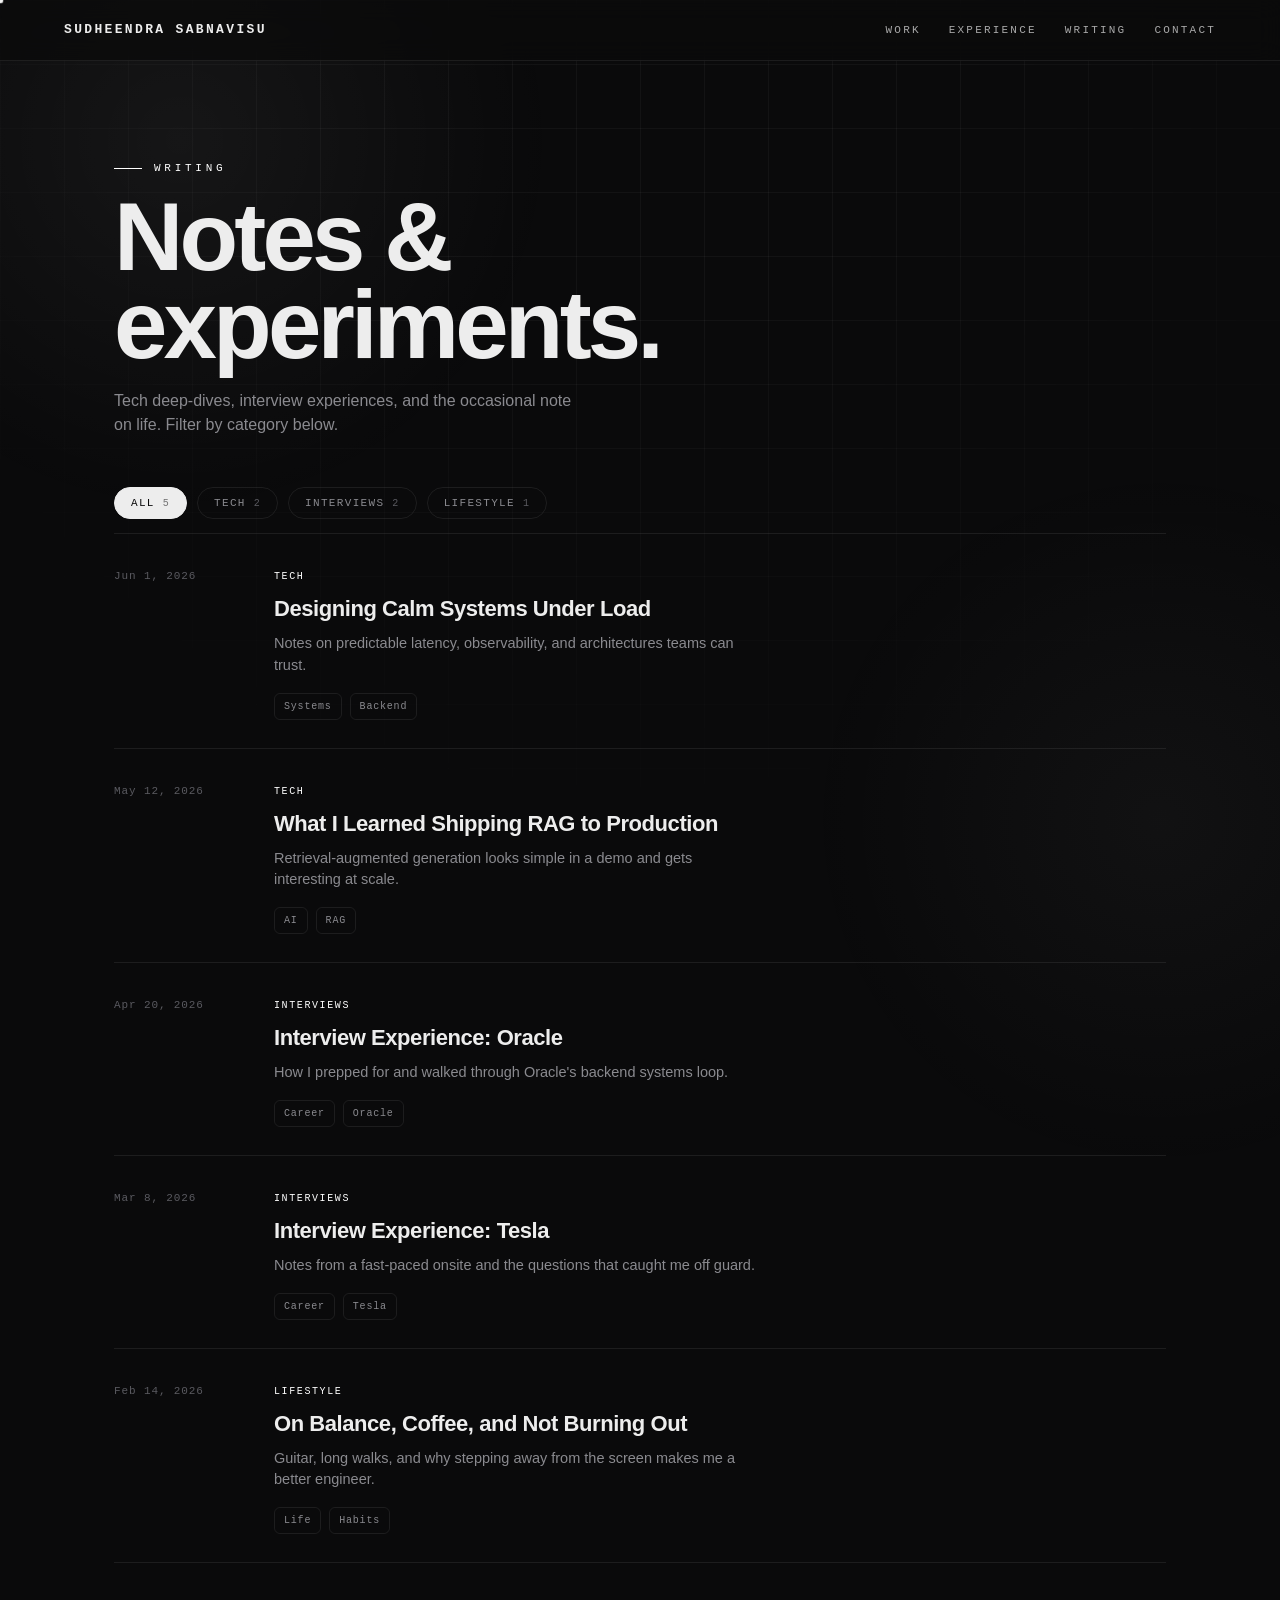
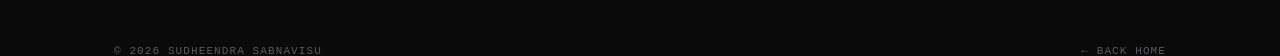
<file: blog.html>
<!DOCTYPE html>
<html lang="en">
<head>
<meta charset="UTF-8" />
<meta name="viewport" content="width=device-width, initial-scale=1.0" />
<title>Writing — Sudheendra Sabnavisu</title>
<meta name="description" content="Notes on backend systems, distributed architecture, AI, interviews, and life." />
<link rel="stylesheet" href="styles.css" />
</head>
<body>
<div class="bg-grid"></div>
<div class="glow a"></div>
<div class="glow b"></div>
<div id="cursor"></div>

<div class="subnav">
  <a class="brand" href="index.html">SUDHEENDRA SABNAVISU</a>
  <div class="nav-links">
    <a href="index.html#work">WORK</a>
    <a href="index.html#experience">EXPERIENCE</a>
    <a href="blog.html">WRITING</a>
    <a href="index.html#contact">CONTACT</a>
  </div>
</div>

<section class="page-head">
  <div class="wrap">
    <div class="eyebrow">Writing</div>
    <h1>Notes &amp;<br>experiments.</h1>
    <p>Tech deep-dives, interview experiences, and the occasional note on life. Filter by category below.</p>
  </div>
</section>

<section>
  <div class="wrap">
    <div class="tabs" id="tabs"></div>
    <div class="post-list" id="list"></div>
  </div>
</section>

<footer class="wrap" style="border:none;margin-top:80px">
  <span>© 2026 SUDHEENDRA SABNAVISU</span>
  <span><a href="index.html">← BACK HOME</a></span>
</footer>

<script src="posts.js"></script>
<script>
  var cur=document.getElementById('cursor');
  window.addEventListener('mousemove',function(e){cur.style.left=e.clientX+'px';cur.style.top=e.clientY+'px';});
  function bindCursor(){
    document.querySelectorAll('a,.tab').forEach(function(el){
      if(el.__c)return;el.__c=1;
      el.addEventListener('mouseenter',function(){cur.style.transform='translate(-50%,-50%) scale(3.2)';cur.style.opacity='.5';});
      el.addEventListener('mouseleave',function(){cur.style.transform='translate(-50%,-50%) scale(1)';cur.style.opacity='1';});
    });
  }

  function fmt(d){
    var p=d.split('-');var m=["Jan","Feb","Mar","Apr","May","Jun","Jul","Aug","Sep","Oct","Nov","Dec"];
    return m[parseInt(p[1],10)-1]+" "+parseInt(p[2],10)+", "+p[0];
  }

  var posts=(window.POSTS||[]).slice().sort(function(a,b){return a.date<b.date?1:-1;});

  // Build category list (preserve first-seen order), with "All" first
  var cats=[];
  posts.forEach(function(p){var c=p.category||"Uncategorized";if(cats.indexOf(c)<0)cats.push(c);});
  var tabsEl=document.getElementById('tabs');
  var listEl=document.getElementById('list');
  var active="All";

  function readHash(){
    var h=decodeURIComponent((location.hash||"").replace('#',''));
    if(h && (h==="All"||cats.indexOf(h)>=0)) active=h;
  }

  function renderTabs(){
    tabsEl.innerHTML="";
    ["All"].concat(cats).forEach(function(c){
      var b=document.createElement('button');
      b.className='tab'+(c===active?' on':'');
      b.textContent=c==="All"?"All":c;
      var n=c==="All"?posts.length:posts.filter(function(p){return (p.category||"Uncategorized")===c;}).length;
      b.innerHTML=b.textContent+' <i>'+n+'</i>';
      b.onclick=function(){active=c;location.hash=encodeURIComponent(c);renderTabs();renderList();};
      tabsEl.appendChild(b);
    });
    bindCursor();
  }

  function renderList(){
    var shown=active==="All"?posts:posts.filter(function(p){return (p.category||"Uncategorized")===active;});
    if(!shown.length){listEl.innerHTML='<div class="empty">No posts here yet.</div>';return;}
    listEl.innerHTML="";
    shown.forEach(function(p){
      var a=document.createElement('a');
      a.className='post-item';
      a.href='post.html?id='+encodeURIComponent(p.slug);
      a.innerHTML=
        '<div class="post-date">'+fmt(p.date)+'</div>'+
        '<div class="post-info"><span class="post-cat">'+(p.category||"")+'</span>'+
          '<h3>'+p.title+'</h3><p>'+(p.summary||'')+'</p>'+
          '<div class="tags">'+(p.tags||[]).map(function(t){return '<span class="tag">'+t+'</span>';}).join('')+'</div></div>'+
        '<div class="post-arrow">READ →</div>';
      listEl.appendChild(a);
    });
    bindCursor();
  }

  if(!posts.length){
    tabsEl.style.display='none';
    listEl.innerHTML='<div class="empty">No posts yet. Add one in posts.js.</div>';
  } else {
    readHash();
    renderTabs();
    renderList();
  }
  window.addEventListener('hashchange',function(){readHash();renderTabs();renderList();});
</script>
</body>
</html>
</file>
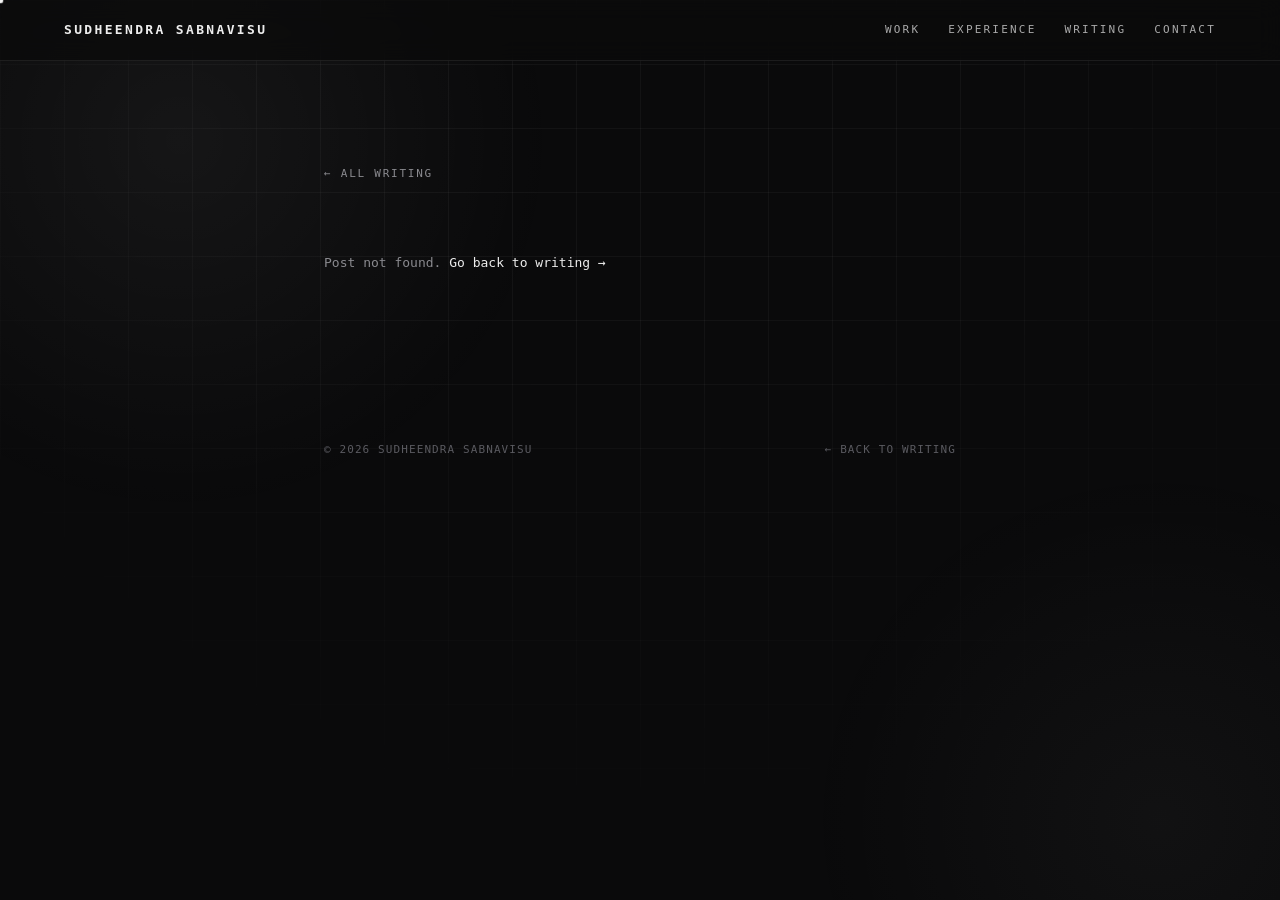
<file: post.html>
<!DOCTYPE html>
<html lang="en">
<head>
<meta charset="UTF-8" />
<meta name="viewport" content="width=device-width, initial-scale=1.0" />
<title>Post — Sudheendra Sabnavisu</title>
<link rel="stylesheet" href="styles.css" />
</head>
<body>
<div class="bg-grid"></div>
<div class="glow a"></div>
<div class="glow b"></div>
<div id="cursor"></div>

<div class="subnav">
  <a class="brand" href="index.html">SUDHEENDRA SABNAVISU</a>
  <div class="nav-links">
    <a href="index.html#work">WORK</a>
    <a href="index.html#experience">EXPERIENCE</a>
    <a href="blog.html">WRITING</a>
    <a href="index.html#contact">CONTACT</a>
  </div>
</div>

<section class="article">
  <div class="wrap narrow" style="padding-top:130px">
    <a class="back-link" href="blog.html">← ALL WRITING</a>
    <div id="article"></div>
  </div>
</section>

<footer class="wrap narrow" style="border:none;margin-top:40px">
  <span>© 2026 SUDHEENDRA SABNAVISU</span>
  <span><a href="blog.html">← BACK TO WRITING</a></span>
</footer>

<script src="posts.js"></script>
<script>
  var cur=document.getElementById('cursor');
  window.addEventListener('mousemove',function(e){cur.style.left=e.clientX+'px';cur.style.top=e.clientY+'px';});

  function fmt(d){
    var p=d.split('-');var m=["Jan","Feb","Mar","Apr","May","Jun","Jul","Aug","Sep","Oct","Nov","Dec"];
    return m[parseInt(p[1],10)-1]+" "+parseInt(p[2],10)+", "+p[0];
  }
  function qid(){
    var m=location.search.match(/[?&]id=([^&]+)/);return m?decodeURIComponent(m[1]):null;
  }
  var id=qid();
  var post=(window.POSTS||[]).find(function(p){return p.slug===id;});
  var el=document.getElementById('article');
  if(!post){
    el.innerHTML='<div class="empty">Post not found. <a href="blog.html" style="color:var(--accent-2)">Go back to writing →</a></div>';
  } else {
    document.title=post.title+' — Your Name';
    el.innerHTML=
      '<div class="article-meta">'+(post.category?'<span style="color:var(--accent)">'+post.category+'</span>':'')+
        '<span>'+fmt(post.date)+'</span>'+
        (post.tags||[]).map(function(t){return '<span>'+t+'</span>';}).join('')+'</div>'+
      '<h1>'+post.title+'</h1>'+
      '<div class="prose">'+post.body+'</div>';
  }
  document.querySelectorAll('a').forEach(function(elx){
    elx.addEventListener('mouseenter',function(){cur.style.transform='translate(-50%,-50%) scale(3.2)';cur.style.opacity='.5';});
    elx.addEventListener('mouseleave',function(){cur.style.transform='translate(-50%,-50%) scale(1)';cur.style.opacity='1';});
  });
</script>
</body>
</html>
</file>
<file: styles.css>
:root{
  --bg:#0a0a0b;
  --bg-soft:#0f0f11;
  --panel:#121214;
  --line:rgba(255,255,255,.08);
  --line-strong:rgba(255,255,255,.16);
  --text:#ededed;
  --muted:#8a8a8f;
  --faint:#5a5a60;
  --accent:#ffffff;
  --accent-2:#ededed;
  --mono:"SF Mono",ui-monospace,"JetBrains Mono",Menlo,monospace;
  --sans:-apple-system,BlinkMacSystemFont,"Segoe UI",Inter,Roboto,Helvetica,Arial,sans-serif;
}
*{margin:0;padding:0;box-sizing:border-box}
html{scroll-behavior:smooth}
body{
  background:var(--bg);color:var(--text);font-family:var(--sans);
  line-height:1.5;-webkit-font-smoothing:antialiased;overflow-x:hidden;
}
body.loading{overflow:hidden;height:100vh;height:100svh}
a{color:inherit;text-decoration:none}
::selection{background:var(--line-strong);color:#fff}

/* ---------- Loader ---------- */
#loader{
  position:fixed;inset:0;z-index:1000;background:var(--bg);
  display:flex;flex-direction:column;align-items:center;justify-content:center;
  transition:opacity .45s ease,visibility .45s ease;
}
#loader.done{opacity:0;visibility:hidden}
.loader-num{font-family:var(--mono);font-size:clamp(48px,12vw,140px);font-weight:600;letter-spacing:-.04em}
.loader-label{font-family:var(--mono);font-size:11px;letter-spacing:.4em;color:var(--muted);margin-top:14px}
.loader-bar{width:min(280px,60vw);height:1px;background:var(--line-strong);margin-top:26px;overflow:hidden}
.loader-bar span{display:block;height:100%;width:0;background:var(--text);transition:width .2s linear}

/* ---------- Background ---------- */
.bg-grid{position:fixed;inset:0;z-index:0;pointer-events:none;
  background-image:linear-gradient(var(--line) 1px,transparent 1px),linear-gradient(90deg,var(--line) 1px,transparent 1px);
  background-size:64px 64px;mask-image:radial-gradient(circle at 50% 0%,#000 30%,transparent 80%);opacity:.5}
/* A radial-gradient gives the same soft falloff without making the compositor
   allocate and re-blur a large offscreen buffer — at 2-3% opacity the blur
   was doing no visible work. Sizes are grown to cover the old blur spread. */
.glow{position:fixed;z-index:0;pointer-events:none;border-radius:50%}
.glow.a{width:760px;height:760px;top:-240px;left:-200px;
  background:radial-gradient(circle,rgba(255,255,255,.05),transparent 70%)}
.glow.b{width:720px;height:720px;bottom:-280px;right:-240px;
  background:radial-gradient(circle,rgba(237,237,237,.035),transparent 70%)}

/* ---------- Nav ---------- */
nav{position:fixed;top:0;left:0;right:0;z-index:100;
  display:flex;align-items:center;justify-content:space-between;
  padding:20px clamp(20px,5vw,64px);mix-blend-mode:difference}
.brand{font-family:var(--mono);font-size:13px;letter-spacing:.18em;font-weight:600;color:inherit;text-decoration:none}
.nav-links{display:flex;gap:28px;font-family:var(--mono);font-size:11px;letter-spacing:.2em;color:#fff}
.nav-links a{position:relative;opacity:.7;transition:opacity .3s}
.nav-links a:hover{opacity:1}

/* Hamburger */
.hamburger{display:none;flex-direction:column;gap:5px;cursor:pointer;z-index:201;padding:6px;background:none;border:none}
.hamburger span{display:block;width:22px;height:2px;background:#fff;border-radius:2px;transition:.3s}
.hamburger.open span:nth-child(1){transform:rotate(45deg) translate(5px,5px)}
.hamburger.open span:nth-child(2){opacity:0}
.hamburger.open span:nth-child(3){transform:rotate(-45deg) translate(5px,-5px)}

/* Mobile nav overlay */
.mobile-nav{position:fixed;inset:0;z-index:200;background:rgba(10,10,11,.96);backdrop-filter:blur(20px);display:flex;flex-direction:column;align-items:center;justify-content:center;gap:32px;opacity:0;visibility:hidden;transition:.4s}
.mobile-nav.open{opacity:1;visibility:visible}
.mobile-nav a{font-family:var(--mono);font-size:14px;letter-spacing:.3em;color:#fff;opacity:.8;transition:.3s}
.mobile-nav a:hover{opacity:1;color:var(--accent)}

@media(max-width:680px){
  .nav-links{display:none}
  .hamburger{display:flex}
}
/* The difference blend is what keeps nav legible over light content on desktop.
   On touch devices it only ever sits over the dark background, so it buys nothing
   and costs a full re-composite every scroll frame. (hover:none) catches iPad at
   any width, which a max-width query alone would miss in portrait/landscape. */
@media(max-width:760px),(hover:none){nav{mix-blend-mode:normal}}

/* ---------- Layout ---------- */
.wrap{position:relative;z-index:2;max-width:1180px;margin:0 auto;padding:0 clamp(20px,5vw,64px)}
.wrap.narrow{max-width:760px}
section{position:relative;z-index:2}
.eyebrow{font-family:var(--mono);font-size:11px;letter-spacing:.34em;color:var(--accent);text-transform:uppercase;margin-bottom:22px;display:flex;align-items:center;gap:12px}
.eyebrow::before{content:"";width:28px;height:1px;background:var(--accent)}

.reveal{opacity:0;transform:translateY(28px);transition:opacity .9s cubic-bezier(.2,.8,.2,1),transform .9s cubic-bezier(.2,.8,.2,1)}
.reveal.in{opacity:1;transform:none}

/* ---------- Hero ---------- */
#hero{min-height:100vh;min-height:100svh;display:flex;flex-direction:column;justify-content:center;padding-top:120px;padding-bottom:80px}
@media(max-width:680px){#hero{padding-top:90px;padding-bottom:50px}}
.hero-meta{display:flex;gap:28px;flex-wrap:wrap;font-family:var(--mono);font-size:10px;letter-spacing:.18em;color:var(--faint);margin-bottom:40px}
.hero-meta b{color:var(--muted);font-weight:500}
/* Photo sits beside the name and stretches to its full height */
/* --hero-fs is the single source of truth: the headline uses it, and the circle's diameter is
   derived from it (2 lines x .86 line-height = 1.72em), so they track each other exactly. */
.hero-id{--hero-fs:clamp(28px,8.4vw,128px);display:flex;align-items:flex-start;gap:clamp(12px,2.4vw,30px)}
.hero-photo{flex:none;width:calc(var(--hero-fs) * 1.72);height:calc(var(--hero-fs) * 1.72);
  border-radius:50%;overflow:hidden;
  background:var(--panel);border:1px solid var(--line-strong);
  opacity:0;transform:translateY(16px);
  transition:opacity 1s ease .12s,transform 1s cubic-bezier(.16,1,.3,1) .12s}
body.ready .hero-photo{opacity:1;transform:none}
.hero-photo img{width:100%;height:100%;object-fit:cover;object-position:50% 30%;display:block}
@media(prefers-reduced-motion:reduce){.hero-photo{transition:none}}
.hero-title{font-size:var(--hero-fs,clamp(28px,8.4vw,128px));font-weight:700;line-height:.86;letter-spacing:-.05em}
.hero-title .ln{display:block;overflow:hidden}
/* `> span` only — a bare descendant selector also hits .dim and drops it to its own line */
.hero-title .ln > span{display:block;transform:translateY(110%);transition:transform 1s cubic-bezier(.16,1,.3,1)}
body.ready .hero-title .ln > span{transform:none}
.hero-title .dim{color:var(--faint)}
.hero-sub{margin-top:40px;display:flex;justify-content:space-between;align-items:flex-end;flex-wrap:wrap;gap:24px}
.hero-role{font-family:var(--mono);font-size:13px;letter-spacing:.24em;color:var(--muted);text-transform:uppercase}
.hero-blurb{max-width:420px;color:var(--muted);font-size:15px}
.status-pill{display:inline-flex;align-items:center;gap:8px;font-family:var(--mono);font-size:10px;letter-spacing:.2em;color:var(--muted);border:1px solid var(--line);border-radius:40px;padding:7px 14px}
.dot{width:7px;height:7px;border-radius:50%;background:#37d67a;box-shadow:0 0 10px #37d67a}

/* ---------- Statements ---------- */
.statement{padding:120px 0;border-top:1px solid var(--line)}
@media(max-width:680px){.statement{padding:70px 0}}
.statement h2{font-size:clamp(30px,5vw,68px);font-weight:600;line-height:1.04;letter-spacing:-.03em;max-width:18ch}
.statement h2 .mut{color:var(--faint)}
.statement p{margin-top:30px;color:var(--muted);max-width:54ch;font-size:16px}

/* ---------- Grid / stats ---------- */
.grid-2{display:grid;grid-template-columns:1.4fr 1fr;gap:60px;align-items:start}
@media(max-width:820px){.grid-2{grid-template-columns:1fr}}
.stat-card{border:1px solid var(--line);border-radius:14px;padding:28px;background:var(--panel)}
.stat-num{font-size:54px;font-weight:700;letter-spacing:-.03em}
.stat-num small{font-size:24px;color:var(--accent)}
.stat-label{font-family:var(--mono);font-size:11px;letter-spacing:.2em;color:var(--muted);margin-top:6px;text-transform:uppercase}
.btn{display:inline-flex;align-items:center;gap:10px;margin-top:26px;border:1px solid var(--line-strong);border-radius:40px;padding:12px 22px;font-family:var(--mono);font-size:12px;letter-spacing:.14em;transition:.3s;background:transparent;cursor:pointer}
.btn:hover{background:var(--text);color:var(--bg);border-color:var(--text)}

/* ---------- Experience ---------- */
.exp-row{display:grid;grid-template-columns:200px 1fr;gap:40px;padding:40px 0;border-top:1px solid var(--line);transition:.4s}
.exp-row:hover{padding-left:14px}
@media(max-width:760px){.exp-row{grid-template-columns:1fr;gap:14px}}
.exp-logo{width:54px;height:54px;flex:none;border:1px solid var(--line);border-radius:12px;background:var(--panel);
  display:flex;align-items:center;justify-content:center;overflow:hidden;transition:.4s}
.exp-logo-row{display:flex;align-items:center;gap:11px;margin-bottom:16px}
.exp-logo img{max-width:62%;max-height:62%;object-fit:contain}
.exp-logo.wide img{max-width:78%}
/* For square marks that already carry their own background — fill the tile edge to edge */
.exp-logo.fill img{width:100%;height:100%;max-width:100%;max-height:100%;object-fit:cover}
/* Monogram fallback — shown only if the logo file is missing (see index.html) */
.exp-logo.no-logo::before{content:attr(data-mark);font-family:var(--mono);font-size:15px;letter-spacing:.06em;color:var(--muted)}

/* Company link: logo + name together */
.exp-id{display:block;color:inherit;width:fit-content}
.exp-id:hover .exp-logo{border-color:var(--line-strong);transform:translateY(-2px)}
.exp-id:hover .exp-co{color:#fff}
.exp-id:focus-visible{outline:1px solid var(--line-strong);outline-offset:6px;border-radius:6px}
.exp-ext{display:inline-block;font-family:var(--mono);font-size:14px;line-height:1;color:var(--faint);transition:.3s}
.exp-id:hover .exp-ext{color:var(--text);transform:translate(1px,-1px)}
@media(max-width:760px){.exp-logo{width:46px;height:46px}.exp-logo-row{margin-bottom:12px}}
@media(prefers-reduced-motion:reduce){.exp-logo,.exp-ext{transition:none}
  .exp-id:hover .exp-logo{transform:none}}
.exp-co{font-size:24px;font-weight:600;letter-spacing:-.02em;transition:color .3s}
.exp-when{font-family:var(--mono);font-size:11px;color:var(--faint);margin-top:8px;letter-spacing:.08em}
.exp-role{font-size:15px;color:var(--text);font-weight:500;margin-bottom:10px}
.exp-desc{color:var(--muted);font-size:15px;max-width:60ch}
.exp-list{list-style:none;margin:0;padding:0;max-width:64ch;display:flex;flex-direction:column;gap:10px}
.exp-list li{color:var(--muted);font-size:15px;line-height:1.6;padding-left:18px;position:relative}
.exp-list li::before{content:"";position:absolute;left:0;top:.62em;width:7px;height:1px;background:var(--line-strong)}
.tags{display:flex;flex-wrap:wrap;gap:8px;margin-top:16px}
.tag{font-family:var(--mono);font-size:10px;letter-spacing:.08em;color:var(--muted);border:1px solid var(--line);border-radius:6px;padding:5px 9px}

/* ---------- Projects ---------- */
.proj-grid{display:grid;grid-template-columns:1fr 1fr;gap:22px}
@media(max-width:760px){.proj-grid{grid-template-columns:1fr}}
.proj{border:1px solid var(--line);border-radius:16px;padding:30px;background:var(--panel);position:relative;overflow:hidden;transition:.4s;min-height:230px;display:flex;flex-direction:column}
.proj::after{content:"";position:absolute;inset:0;background:radial-gradient(400px circle at var(--mx,50%) var(--my,0%),rgba(255,255,255,.08),transparent 60%);opacity:0;transition:opacity .4s;pointer-events:none}
.proj:hover{border-color:var(--line-strong);transform:translateY(-4px)}
.proj:hover::after{opacity:1}
.proj-no{font-family:var(--mono);font-size:11px;color:var(--faint);letter-spacing:.2em}
.proj h3{font-size:23px;font-weight:600;margin-top:14px;letter-spacing:-.02em}
.proj p{color:var(--muted);font-size:14.5px;margin-top:12px;flex:1}
.proj .tags{margin-top:18px}
.proj-links{display:flex;gap:20px;margin-top:auto;padding-top:20px}
.proj-link{font-family:var(--mono);font-size:11px;letter-spacing:.14em;color:var(--accent-2);display:inline-flex;align-items:center;gap:8px;transition:color .3s}
.proj-link:hover{color:#fff}

/* ---------- Marquee ---------- */
.marquee{border-top:1px solid var(--line);border-bottom:1px solid var(--line);padding:26px 0;overflow:hidden;white-space:nowrap;margin-top:90px}
.marquee-track{display:inline-block;animation:scroll 32s linear infinite;font-size:22px;font-weight:600;color:var(--faint);letter-spacing:-.01em}
.marquee-track span{margin:0 22px;color:var(--muted)}
.marquee-track i{color:var(--accent);font-style:normal}
@keyframes scroll{to{transform:translateX(-50%)}}
@media(prefers-reduced-motion:reduce){.marquee-track{animation:none}}
.marquee-track.paused{animation-play-state:paused}

/* ---------- Skills ---------- */
.skill-grid{display:grid;grid-template-columns:repeat(3,1fr);gap:18px;margin-top:10px}
@media(max-width:760px){.skill-grid{grid-template-columns:1fr}}
.skill-card{border:1px solid var(--line);border-radius:14px;padding:24px;background:var(--panel)}
.skill-card h4{font-family:var(--mono);font-size:11px;letter-spacing:.2em;color:var(--accent);text-transform:uppercase;margin-bottom:16px}
.skill-card .tag{display:inline-block;margin:0 6px 8px 0}

/* ---------- Writing / blog teaser ---------- */
.post-list{margin-top:10px;border-top:1px solid var(--line)}
.post-item{display:grid;grid-template-columns:130px 1fr auto;gap:30px;align-items:baseline;padding:28px 0;border-bottom:1px solid var(--line);transition:.35s}
.post-item:hover{padding-left:14px}
@media(max-width:680px){.post-item{grid-template-columns:1fr;gap:6px}}
.post-date{font-family:var(--mono);font-size:11px;color:var(--faint);letter-spacing:.08em}
.post-info h3{font-size:22px;font-weight:600;letter-spacing:-.02em}
.post-info p{color:var(--muted);font-size:14.5px;margin-top:8px;max-width:60ch}
.post-arrow{font-family:var(--mono);font-size:13px;color:var(--accent-2);opacity:0;transition:.35s}
.post-item:hover .post-arrow{opacity:1}
@media(max-width:680px){.post-arrow{display:none}}
.see-all{font-family:var(--mono);font-size:11px;letter-spacing:.18em;color:var(--accent-2);display:inline-flex;gap:8px;margin-top:26px}

/* ---------- Category filter tabs ---------- */
.tabs{display:flex;flex-wrap:wrap;gap:10px;margin:0 0 14px}
.tab{font-family:var(--mono);font-size:11px;letter-spacing:.12em;text-transform:uppercase;color:var(--muted);background:transparent;border:1px solid var(--line);border-radius:40px;padding:9px 16px;cursor:pointer;transition:.25s;display:inline-flex;align-items:center;gap:8px}
.tab i{font-style:normal;color:var(--faint);font-size:10px}
.tab:hover{color:var(--text);border-color:var(--line-strong)}
.tab.on{color:var(--bg);background:var(--text);border-color:var(--text)}
.tab.on i{color:var(--bg);opacity:.55}
.post-cat{display:inline-block;font-family:var(--mono);font-size:10px;letter-spacing:.16em;text-transform:uppercase;color:var(--accent);margin-bottom:8px}

/* ---------- Contact ---------- */
#contact{padding:130px 0 60px;border-top:1px solid var(--line)}
@media(max-width:680px){#contact{padding:80px 0 40px}}
.contact-h{font-size:clamp(36px,8vw,128px);font-weight:700;letter-spacing:-.05em;line-height:.9}
.contact-h a{color:var(--faint);transition:.3s}
.contact-h a:hover{color:var(--text)}
.contact-row{margin-top:50px;display:flex;justify-content:space-between;flex-wrap:wrap;gap:24px;border-top:1px solid var(--line);padding-top:30px}
.contact-links{display:flex;gap:24px;flex-wrap:wrap;font-family:var(--mono);font-size:12px;letter-spacing:.1em}
.contact-links a{color:var(--muted);transition:.3s}
.contact-links a:hover{color:var(--text)}
footer{font-family:var(--mono);font-size:11px;color:var(--faint);letter-spacing:.1em;padding:30px 0;border-top:1px solid var(--line);display:flex;justify-content:space-between;flex-wrap:wrap;gap:12px;margin-top:40px}
@media(max-width:480px){footer{flex-direction:column;align-items:center;text-align:center}}

/* ---------- Sub-page header (blog/post) ---------- */
.subnav{position:fixed;top:0;left:0;right:0;z-index:100;display:flex;align-items:center;justify-content:space-between;padding:20px clamp(20px,5vw,64px);background:rgba(10,10,11,.7);backdrop-filter:blur(12px);border-bottom:1px solid var(--line)}
.subnav .nav-links{color:var(--text)}
.page-head{padding:160px 0 50px}
.page-head .eyebrow{margin-bottom:16px}
.page-head h1{font-size:clamp(40px,8vw,96px);font-weight:700;letter-spacing:-.04em;line-height:.92}
.page-head p{color:var(--muted);margin-top:20px;max-width:52ch;font-size:16px}

/* ---------- Single post ---------- */
.article{padding:30px 0 90px}
.article-meta{font-family:var(--mono);font-size:11px;color:var(--faint);letter-spacing:.1em;display:flex;gap:18px;flex-wrap:wrap;margin-bottom:18px}
.article h1{font-size:clamp(32px,5.5vw,60px);font-weight:700;letter-spacing:-.03em;line-height:1.02}
.article .lede{color:var(--muted);font-size:18px;margin-top:22px;border-left:2px solid var(--accent);padding-left:18px}
.prose{margin-top:46px;color:#cfcfd2;font-size:17px;line-height:1.75;max-width:68ch}
.prose h2{color:var(--text);font-size:26px;margin:42px 0 14px;letter-spacing:-.02em}
.prose h3{color:var(--text);font-size:20px;margin:32px 0 10px}
.prose p{margin:16px 0}
.prose a{color:var(--accent-2);border-bottom:1px solid rgba(255,255,255,.3)}
.prose ul,.prose ol{margin:16px 0 16px 24px}
.prose li{margin:8px 0}
.prose code{font-family:var(--mono);font-size:.86em;background:var(--panel);border:1px solid var(--line);border-radius:6px;padding:2px 6px;color:#e6e6e6}
.prose pre{background:#0d0d0f;border:1px solid var(--line);border-radius:12px;padding:20px;overflow:auto;margin:22px 0}
.prose pre code{background:none;border:none;padding:0;font-size:13.5px;line-height:1.6}
.prose blockquote{border-left:2px solid var(--line-strong);padding-left:18px;color:var(--muted);font-style:italic;margin:22px 0}
.prose img{max-width:100%;border-radius:12px;margin:22px 0;border:1px solid var(--line)}
.back-link{font-family:var(--mono);font-size:11px;letter-spacing:.16em;color:var(--muted);display:inline-flex;gap:8px;margin-bottom:30px;transition:.3s}
.back-link:hover{color:var(--text)}
.empty{color:var(--muted);font-family:var(--mono);font-size:13px;padding:40px 0}

/* cursor */
#cursor{position:fixed;width:7px;height:7px;border-radius:50%;background:var(--accent);z-index:999;pointer-events:none;mix-blend-mode:difference;transition:transform .15s ease;transform:translate(-50%,-50%)}
@media(max-width:760px){#cursor{display:none}}
</file>
